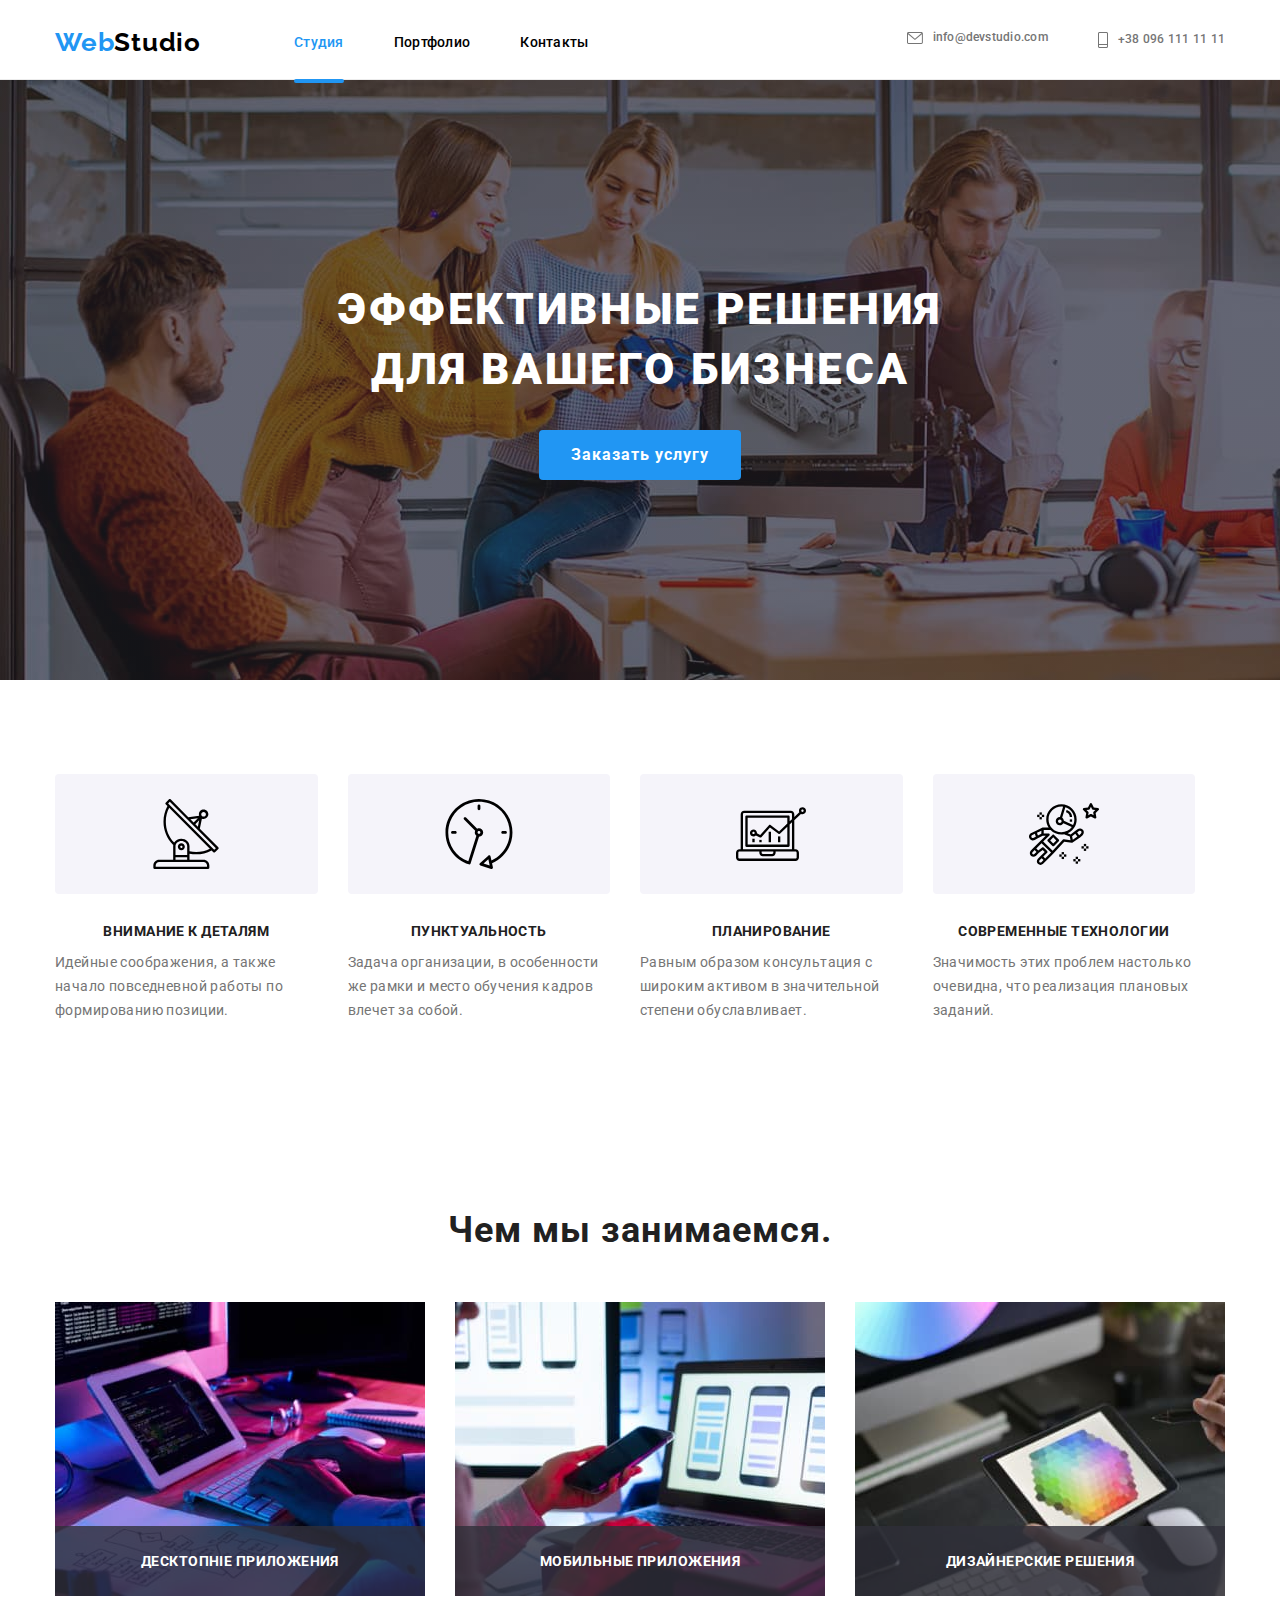
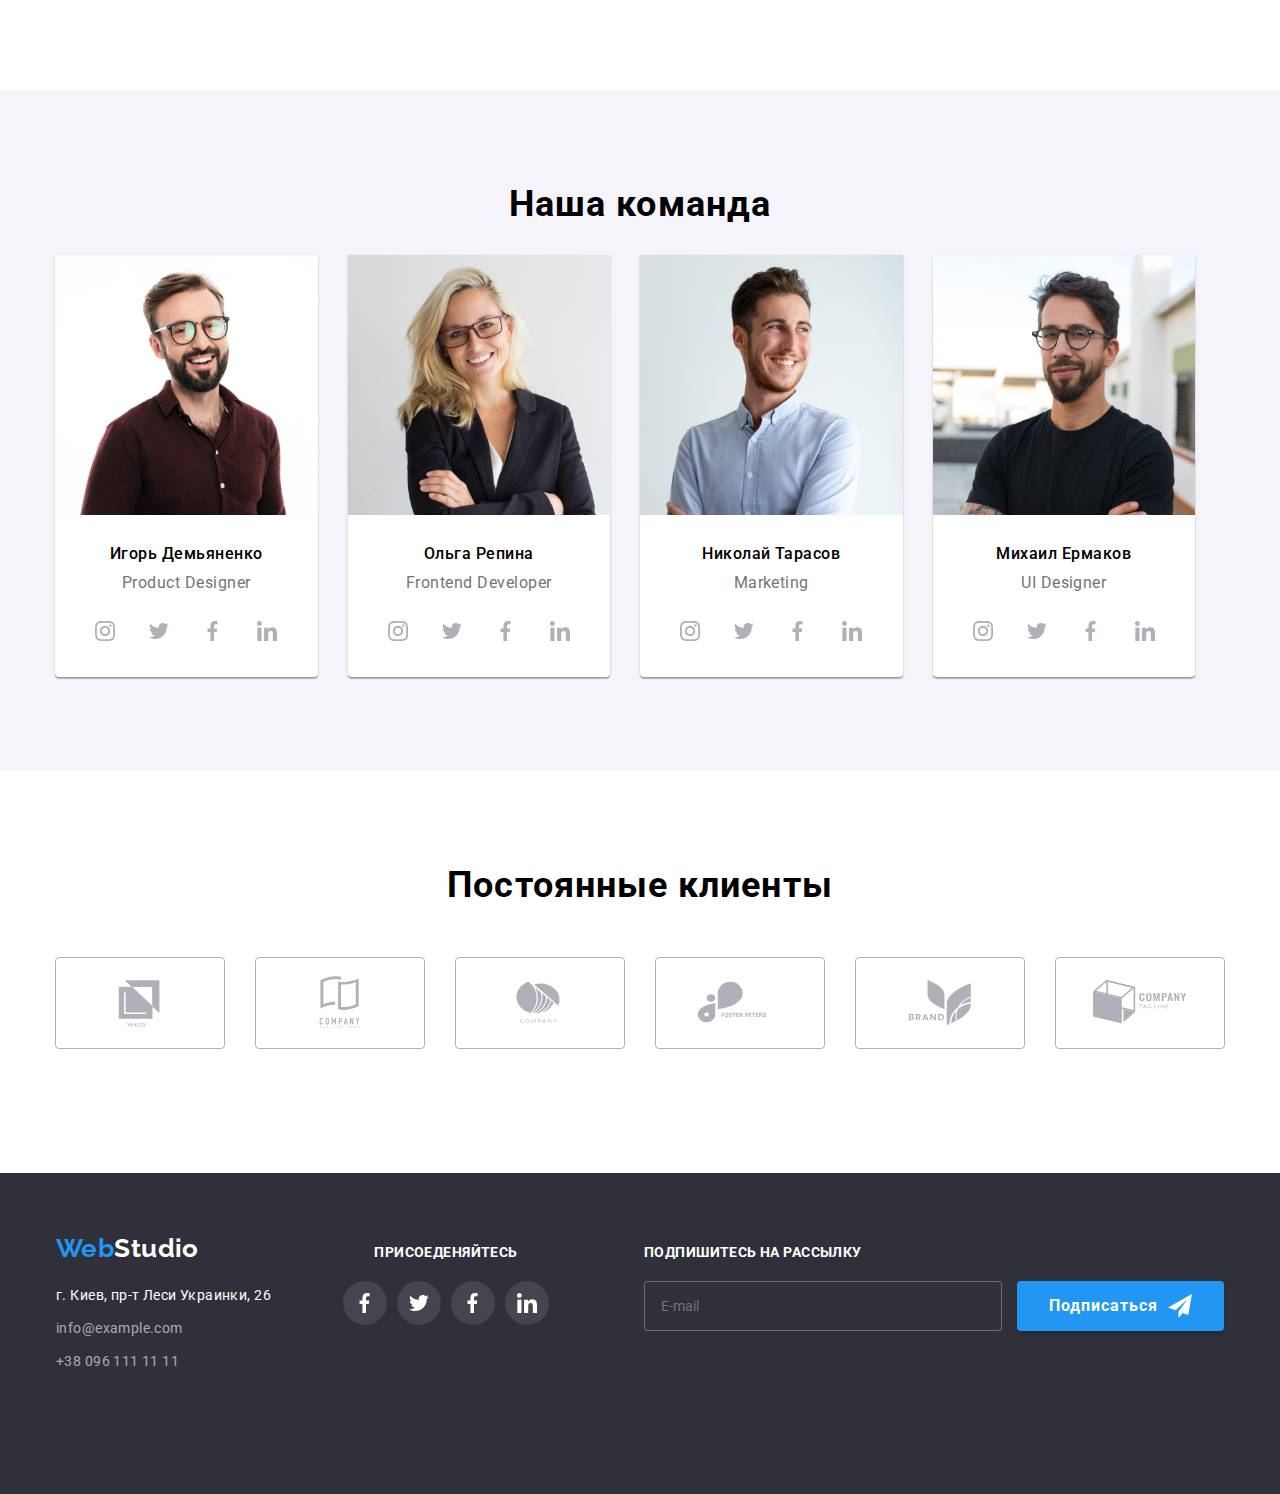
<file: index.html>
<!DOCTYPE html>
<html lang="ru">
<head>
    <meta charset="UTF-8">
    <meta http-equiv="X-UA-Compatible" content="IE=edge">
    <meta name="viewport" content="width=device-width, initial-scale=1.0">
    <title>Студия</title>
    

    <link rel="preconnect" href="https://fonts.googleapis.com">
    <link rel="preconnect" href="https://fonts.gstatic.com" crossorigin>
    <link rel="stylesheet" href="https://cdn.jsdelivr.net/npm/modern-normalize@1.1.0/modern-normalize.min.css">
    <link href="https://fonts.googleapis.com/css2?family=Raleway:wght@700&family=Roboto:wght@400;500;700;900&display=swap" rel="stylesheet"> 
    <link rel="stylesheet" href="./css/main.min.css">
<body> 
    <!-- Шапка сайта -->
    <header class="heder" >
        <div class="container heder-main">
            <nav class="navigation" >
                <a href="./index.html" class="navigation__logo line"> <span class="navigation__web line">Web</span>Studio </a>

                <button type="button" class="navigation__menu--open " data-menu-open>
                    <svg class="navigation__icon" width="24" height="16">
                        <use href="./images/symbol-defs.svg#icon-menu_40px"></use>
                    </svg>
                </button>
                <ul class="navigation__list list">
                    <li class="navigation__item">
                            <a href="" class="navigation__link navigation__link--acccent line">Студия</a> 
                    </li>
                    <li class="navigation__item"><a href="./portfolio.html" class="navigation__link line">Портфолио</a></li>
                    <li class="navigation__item"><a href="" class="navigation__link line">Контакты</a></li>
                </ul>
            </nav>
                <ul class="contact list">  
                    <li class="contact__items"><a href="mailto:info@devstudio.com" class="contact__link line">
                            <svg class="contact__post">
                                <use href="./images/symbol-defs.svg#icon-post" width="16" height="12"></use>
                            </svg>
                            
                            info@devstudio.com</a>
                    
                    </li>
                    <li class="contact__items"><a href="tel:+380961111111" class="contact__link line">
                            <svg class="contact__tell">
                                <use href="./images/symbol-defs.svg#icon-tell" width="10" height="16"></use>
                            </svg>
                            +38 096 111 11 11</a> 
                        
                    </li>

                </ul>
         </div>

         <div class="mob" data-menu is-hidden>
            <button type="button " class="mob__menu--close" data-menu-close>
                <svg class="mob__icon" width="18" height="18">
                    <use href="./images/symbol-defs.svg#icon-close_40px"></use>
                </svg>
            </button>
            <ul class="mob__list list">
                <li class="mob__item">
                        <a href="" class="mob__link mob__link--acccent line">Студия</a> 
                </li>
                <li class="mob__item"><a href="./portfolio.html" class="mob__link line">Портфолио</a></li>
                <li class="mob__item"><a href="" class="mob__link line">Контакты</a></li>
            </ul>
        
            <div class="social">
<ul class="mob-contact list">  
                <li class="mob-contact__items"><a href="tel:+380961111111" class="mob-contact__tell line">
                        
                    +38 096 111 11 11</a> 
                
            </li>
                <li class="mob-contact__items"><a href="mailto:info@devstudio.com" class="mob-contact__mail line">
                    
                        info@devstudio.com</a>
                
                </li>
                

            </ul>
            <ul class="mob-soc list">
                <li class="mob-soc__item"><a href="" class="mob-soc__link line">Instagram</a></li>
                <li class="mob-soc__item"><a href="" class="mob-soc__link line">Twitter</a></li>
                <li class="mob-soc__item"><a href="" class="mob-soc__link line">Facebook</a></li>
                <li class="mob-soc__item"><a href="" class="mob-soc__link line">LinkedIn</a></li>
            </ul>
            </div>
            
         </div>
       
    </header>

 <main>
     <!-- Герой страницы -->

    <section class="hero">
        <div class="container">
            <h1 class="hero__title">Эффективные решения для вашего бизнеса</h1>
                <button type="button" class="hero__btn btn" data-modal-open>Заказать услугу</button>
        </div>
    </section>

    <!-- навыки -->
    <section class="skills section">
        <div class="container">
            <h2 class="visually-hidden">Навыки</h2>
                <ul class="skills__list list">
                    <li class="skills__item">
                        <div class="skills__img">
                            <svg class="skills__icon">
                                <use href="./images/symbol-defs.svg#icon-antenna" width="70" ></use>
                            </svg>
                        </div>
                        <h3 class="skills__title">Внимание к деталям</h3>
                        <p class="skills__text">Идейные соображения, а также начало повседневной работы по формированию позиции.</p>
                    </li>

                    <li class="skills__item">
                        <div class="skills__img">
                            <svg class="skills__icon">
                                <use href="./images/symbol-defs.svg#icon-clock" width="70" ></use>
                            </svg>
                        </div>
                        <h3 class="skills__title">Пунктуальность</h3>
                        <p class="skills__text">Задача организации, в особенности же рамки и место обучения кадров влечет за собой.</p>
                    </li>

                    <li class="skills__item"> 
                        <div class="skills__img">
                            <svg class="skills__icon">
                                <use href="./images/symbol-defs.svg#icon-diagram" width="70" ></use>
                            </svg>
                        </div>
                        <h3 class="skills__title">Планирование</h3>
                        <p class="skills__text">Равным образом консультация с широким активом в значительной степени обуславливает.</p>
                    </li>

                    <li class="skills__item">
                        <div class="skills__img">
                            <svg class="skills__icon">
                                <use href="./images/symbol-defs.svg#icon-astronaut" width="70" ></use>
                            </svg>
                        </div>
                        <h3 class="skills__title">Современные технологии</h3>
                        <p class="skills__text">Значимость этих проблем настолько очевидна, что реализация плановых заданий.</p>
                    </li>
            
                </ul>
        </div>
    </section>

    <!-- Чем мы занимаемся -->
    <section class="product section ">
        <div class="container">

            <h2 class="product__title">Чем мы занимаемся.</h2>
            <ul class="product__list list">
                <li class="product__item">
                    <div class="product__img">          
                        <img src="./images/img.jpg" 
                        alt="Разметка страницы" 
                        width="370" 
                        height="294" class="content-img">
                        <p class="product__text">ДЕСКТОПНІЕ ПРИЛОЖЕНИЯ</p>
                    </div>    
                    
                </li>
                <li class="product__item">
                    <div class="product__img">
                        <img src="./images/img-1.jpg" 
                        alt="Разработка мобильного приложения" 
                        width="370" 
                        height="294" class="content-img">
                        <p class="product__text">МОБИЛЬНЫЕ ПРИЛОЖЕНИЯ</p>
                    </div>
                    
                </li>
                <li class="product__item">
                    <div class="product__img">
                        <img src="./images/img-2.jpg" 
                        alt="Разработка дизайна" 
                        width="370" 
                        height="294" class="content-img">
                        <p class="product__text">ДИЗАЙНЕРСКИЕ РЕШЕНИЯ</p>
                    </div>
                    
                </li>
                    
            </ul>
        </div>
    </section>

    <!-- Наша команда -->
    <section class="team section">
<div class="container team-main">
            <h2 class="team__title">Наша команда</h2>
            <ul class="team__list list">
                <li class="team__item">
                    <img src="./images/img-3.jpg" 
                    alt="Фотография сотрудника " 
                    width="270" 
                    height="260" class="team__img">
                    <h3 class="team__subtitle">Игорь Демьяненко</h3>
                    <p class="team__text">Product Designer</p>
                    <div>
                        <ul class="soc-list list">
                            <li class="soc-list__item">
                                <a href="" class="soc-list__link">
                                    <svg class="soc-list__icon" width="20" height="20">
                                        <use href="./images/symbol-defs.svg#icon-instagram"></use>
                                    </svg>
                                </a>
                            </li>
                            <li class="soc-list__item">
                                <a href="" class="soc-list__link">
                                    <svg class="soc-list__icon" width="20" height="20">
                                        <use href="./images/symbol-defs.svg#icon-twitter"></use>
                                    </svg>
                                </a>
                            </li>
                            <li class="soc-list__item">
                                <a href="" class="soc-list__link">
                                    <svg class="soc-list__icon" width="20" height="20">
                                        <use href="./images/symbol-defs.svg#icon-facebook"></use>
                                    </svg>
                                </a>
                            </li>
                            <li class="soc-list__item">
                                <a href="" class="soc-list__link">
                                    <svg class="soc-list__icon" width="20" height="20">
                                        <use href="./images/symbol-defs.svg#icon-linkedin"></use>
                                    </svg>
                                </a>
                            </li>
                        </ul>
                    </div>
                </li>
                <li class="team__item">
                    <img src="./images/img-4.jpg" 
                    alt="Фотография сотрудника " 
                    width="270" 
                    height="260" class="team__img" >
                    <h3 class="team__subtitle">Ольга Репина</h3>
                    <p  class="team__text">Frontend Developer</p>
                    <div>
                        <ul class="soc-list list">
                            <li class="soc-list__item">
                                <a href="" class="soc-list__link">
                                    <svg class="soc-list__icon" width="20" height="20">
                                        <use href="./images/symbol-defs.svg#icon-instagram"></use>
                                    </svg>
                                </a>
                            </li>
                            <li class="soc-list__item">
                                <a href="" class="soc-list__link">
                                    <svg class="soc-list__icon" width="20" height="20">
                                        <use href="./images/symbol-defs.svg#icon-twitter"></use>
                                    </svg>
                                </a>
                            </li>
                            <li class="soc-list__item">
                                <a href="" class="soc-list__link">
                                    <svg class="soc-list__icon" width="20" height="20">
                                        <use href="./images/symbol-defs.svg#icon-facebook"></use>
                                    </svg>
                                </a>
                            </li>
                            <li class="soc-list__item">
                                <a href="" class="soc-list__link">
                                    <svg class="soc-list__icon" width="20" height="20">
                                        <use href="./images/symbol-defs.svg#icon-linkedin"></use>
                                    </svg>
                                </a>
                            </li>
                        </ul>
                    </div>
                </li>
                <li class="team__item">
                    <img src="./images/img-5.jpg" 
                    alt="Фотография сотрудника " 
                    width="270" 
                    height="260" class="team__img" >
                    <h3 class="team__subtitle">Николай Тарасов</h3>
                    <p  class="team__text">Marketing</p>
                    <div>
                        <ul class="soc-list list">
                            <li class="soc-list__item">
                                <a href="" class="soc-list__link">
                                    <svg class="soc-list__icon" width="20" height="20">
                                        <use href="./images/symbol-defs.svg#icon-instagram"></use>
                                    </svg>
                                </a>
                            </li>
                            <li class="soc-list__item">
                                <a href="" class="soc-list__link">
                                    <svg class="soc-list__icon" width="20" height="20">
                                        <use href="./images/symbol-defs.svg#icon-twitter"></use>
                                    </svg>
                                </a>
                            </li>
                            <li class="soc-list__item">
                                <a href="" class="soc-list__link">
                                    <svg class="soc-list__icon" width="20" height="20">
                                        <use href="./images/symbol-defs.svg#icon-facebook"></use>
                                    </svg>
                                </a>
                            </li>
                            <li class="soc-list__item">
                                <a href="" class="soc-list__link">
                                    <svg class="soc-list__icon" width="20" height="20">
                                        <use href="./images/symbol-defs.svg#icon-linkedin"></use>
                                    </svg>
                                </a>
                            </li>
                        </ul>
                    </div>
                </li>
                <li class="team__item">
                    <img src="./images/img-6.jpg" 
                    alt="Фотография сотрудника " 
                    width="270" 
                    height="260" class="team__img">
                    <h3 class="team__subtitle">Михаил Ермаков</h3>
                    <p  class="team__text">UI Designer</p>
                    <div>
                        <ul class="soc-list list">
                            <li class="soc-list__item">
                                <a href="" class="soc-list__link">
                                    <svg class="soc-list__icon" width="20" height="20">
                                        <use href="./images/symbol-defs.svg#icon-instagram"></use>
                                    </svg>
                                </a>
                            </li>
                            <li class="soc-list__item">
                                <a href="" class="soc-list__link">
                                    <svg class="soc-list__icon" width="20" height="20">
                                        <use href="./images/symbol-defs.svg#icon-twitter"></use>
                                    </svg>
                                </a>
                            </li>
                            <li class="soc-list__item">
                                <a href="" class="soc-list__link">
                                    <svg class="soc-list__icon" width="20" height="20">
                                        <use href="./images/symbol-defs.svg#icon-facebook"></use>
                                    </svg>
                                </a>
                            </li>
                            <li class="soc-list__item">
                                <a href="" class="soc-list__link">
                                    <svg class="soc-list__icon" width="20" height="20">
                                        <use href="./images/symbol-defs.svg#icon-linkedin"></use>
                                    </svg>
                                </a>
                            </li>
                        </ul>
                    </div>
                </li>
            </ul>
        </div>
    </section>

    <!-- Клієнти -->
    <section class="client section">
        <div class="container">
            <h2 class="client__title">Постоянные клиенты</h2>
            <ul class="client__list list">
                <li class="client__item">
                    <a href="" class="client__link">
                        <svg class="client__icon" width="106" height="60">
                            <use href="./images/symbol-defs.svg#icon-Logo"></use>
                        </svg>
                    </a>
                </li>
                <li class="client__item">
                    <a href="" class="client__link">
                        <svg class="client__icon" width="106" height="60">
                            <use href="./images/symbol-defs.svg#icon-Logo-1"></use>
                        </svg>
                    </a>
                </li>
                <li class="client__item">
                    <a href="" class="client__link">
                        <svg class="client__icon" width="106" height="60">
                            <use href="./images/symbol-defs.svg#icon-Logo-2"></use>
                        </svg>
                    </a>
                </li>
                <li class="client__item">
                    <a href="" class="client__link">
                        <svg class="client__icon" width="106" height="60">
                            <use href="./images/symbol-defs.svg#icon-Logo-3"></use>
                        </svg>
                    </a>
                </li>
                <li class="client__item">
                    <a href="" class="client__link">
                        <svg class="client__icon" width="106" height="60">
                            <use href="./images/symbol-defs.svg#icon-Logo-4"></use>
                        </svg>
                    </a>
                </li>
                <li class="client__item">
                    <a href="" class="client__link">
                        <svg class="client__icon" width="106" height="60">
                            <use href="./images/symbol-defs.svg#icon-Logo-5"></use>
                        </svg>
                    </a>
                </li>
            </ul>
        </div>
    </section>
 </main>


 
  <footer class="footer">
     <div class="container main-footer">
         <div class="adress">
            <a href="WebStudio" class="adress__logo line"><span class="adress__web line">Web</span>Studio</a>
            <address >
                <ul class="adress__list list">
                    <li class="adress__item"><a href="https://goo.gl/maps/LyTT8ztSWRN72aoT6" target="_blank" rel="noopener noreferrer nofollow" class="adress_position line">г. Киев, пр-т
                        Леси Украинки, 26</a> </li>
                    <li class="adress__item"><a  href="mailto:info@devstudio.com" class="adress__contact line" >info@example.com</a> </li>
                    <li class="adress__item"><a href="tel:+380961111111" class="adress__contact line">+38 096 111 11 11</a> </li>
                </ul>
            </address>
        </div>

        <div class="soc-footer">
            <h2 class="soc-footer__title">ПРИСОЕДЕНЯЙТЕСЬ</h2>
            
                <ul class="soc-footer__list list">
                    <li class="soc-footer__item">
                        <a href="" class="soc-footer__link">
                            <svg class="soc-footer__icon" width="20" height="20">
                                <use href="./images/symbol-defs.svg#icon-facebook"></use>
                            </svg>
                        </a>
                    </li>
                    <li class="soc-footer__item">
                        <a href="" class="soc-footer__link">
                            <svg class="soc-footer__icon" width="20" height="20">
                                <use href="./images/symbol-defs.svg#icon-twitter"></use>
                            </svg>
                        </a>
                    </li>
                    <li class="soc-footer__item">
                        <a href="" class="soc-footer__link">
                            <svg class="soc-footer__icon" width="20" height="20">
                                <use href="./images/symbol-defs.svg#icon-facebook"></use>
                            </svg>
                        </a>
                    </li>
                    <li class="soc-footer__item">
                        <a href="" class="soc-footer__link">
                            <svg class="soc-footer__icon" width="20" height="20">
                                <use href="./images/symbol-defs.svg#icon-linkedin"></use>
                            </svg>
                        </a>
                    </li>
                </ul>
        
        </div>

        <div class="footer-modal">
            <p class="footer-modal__text">ПОДПИШИТЕСЬ НА РАССЫЛКУ</p>
            <form >
                <input 
                type="email" 
                class="footer-modal__input"
                placeholder="E-mail"
                />
                
                <button type="submit" class="footer-modal__btn btn">Подписаться
                    <svg class="footer-modal__icon" width="24" height="24">
                        <use href="./images/symbol-defs.svg#icon-icon-send"></use>
                    </svg>
                </button>

            </form>

        </div>
    </div>
 </footer>


<div class="backdrop is-hidden" data-modal>
    <div class="modal">
        <button type="button" class="modal-close-btn" data-modal-close>
            <svg class="backdrop-icon" width="18" height="18">
                <use href="./images/symbol-defs.svg#icon-close-black-18dp-2-1"></use>
            </svg>
         </button>
         <p class="modal-title">Оставьте свои данные, мы вам перезвоним</p>
         <form>
             <div class="modal-group">
                <label class="modal-lable" for="name">Имя</label>
                <input 
                        type="text" 
                        class="modal-imput" 
                        name="name"
                        required
                        id="name"
                    />
                <svg class="modal-icon-name" width="18" height="18">
                    <use href="./images/symbol-defs.svg#icon-person-black-18dp-1"></use>
                </svg>
             </div>
             
            <div class="modal-group">
                <label class="modal-lable" for="phone">Телефон</label>
                <input 
                        type="tel"
                        class="modal-imput" 
                        name="phone"
                        minlength="13"
                        maxlength="13"
                        id="phone"
                />
                <svg class="modal-icon-tel" width="18" height="18">
                    <use href="./images/symbol-defs.svg#icon-phone-black-18dp-1"></use>
                </svg>
            </div>
           
           <div class="modal-group">
                <label class="modal-lable" for="email">Почта</label>
                <input 
                        type="email" 
                        class="modal-imput" 
                        name="email"
                        id="email"
                />
                <svg class="modal-icon-mail" width="18" height="18">
                    <use href="./images/symbol-defs.svg#icon-email-black-18dp-1"></use>
                </svg>
           </div>

                <label class="modal-lable" for="text">Комментарий</label>
                <textarea 
                    name="text"  
                    class="modal-coment"
                    placeholder="Введите текст"
                    id="text"
                ></textarea>
                <div class="modal-checkbox">
                    <input 
                        class="input-check visually-hidden" 
                        name="policy"
                        value="policy"
                        id="input-check"
                        type="checkbox"  
                    />

                    <label class="modal-text" for="input-check">
                        <span>
                            <svg class="modal-icon-check" width="16" height="15">
                                <use href="./images/symbol-defs.svg#icon-Vector"></use>
                            </svg>
                        </span>
                        Соглашаюсь с рассылкой и принимаю 
                        <a href="" class="checkbox"> Условия договора</a>
                    </label>
            
                </div>
           

            <button type="submit" class="modal-btn btn">Отправить</button>
         </form>
        
    </div>
</div>
    <script src="./js/modal.js"></script> 
    <script src="./js/menu.js"></script> 
</body>
</html>
</file>
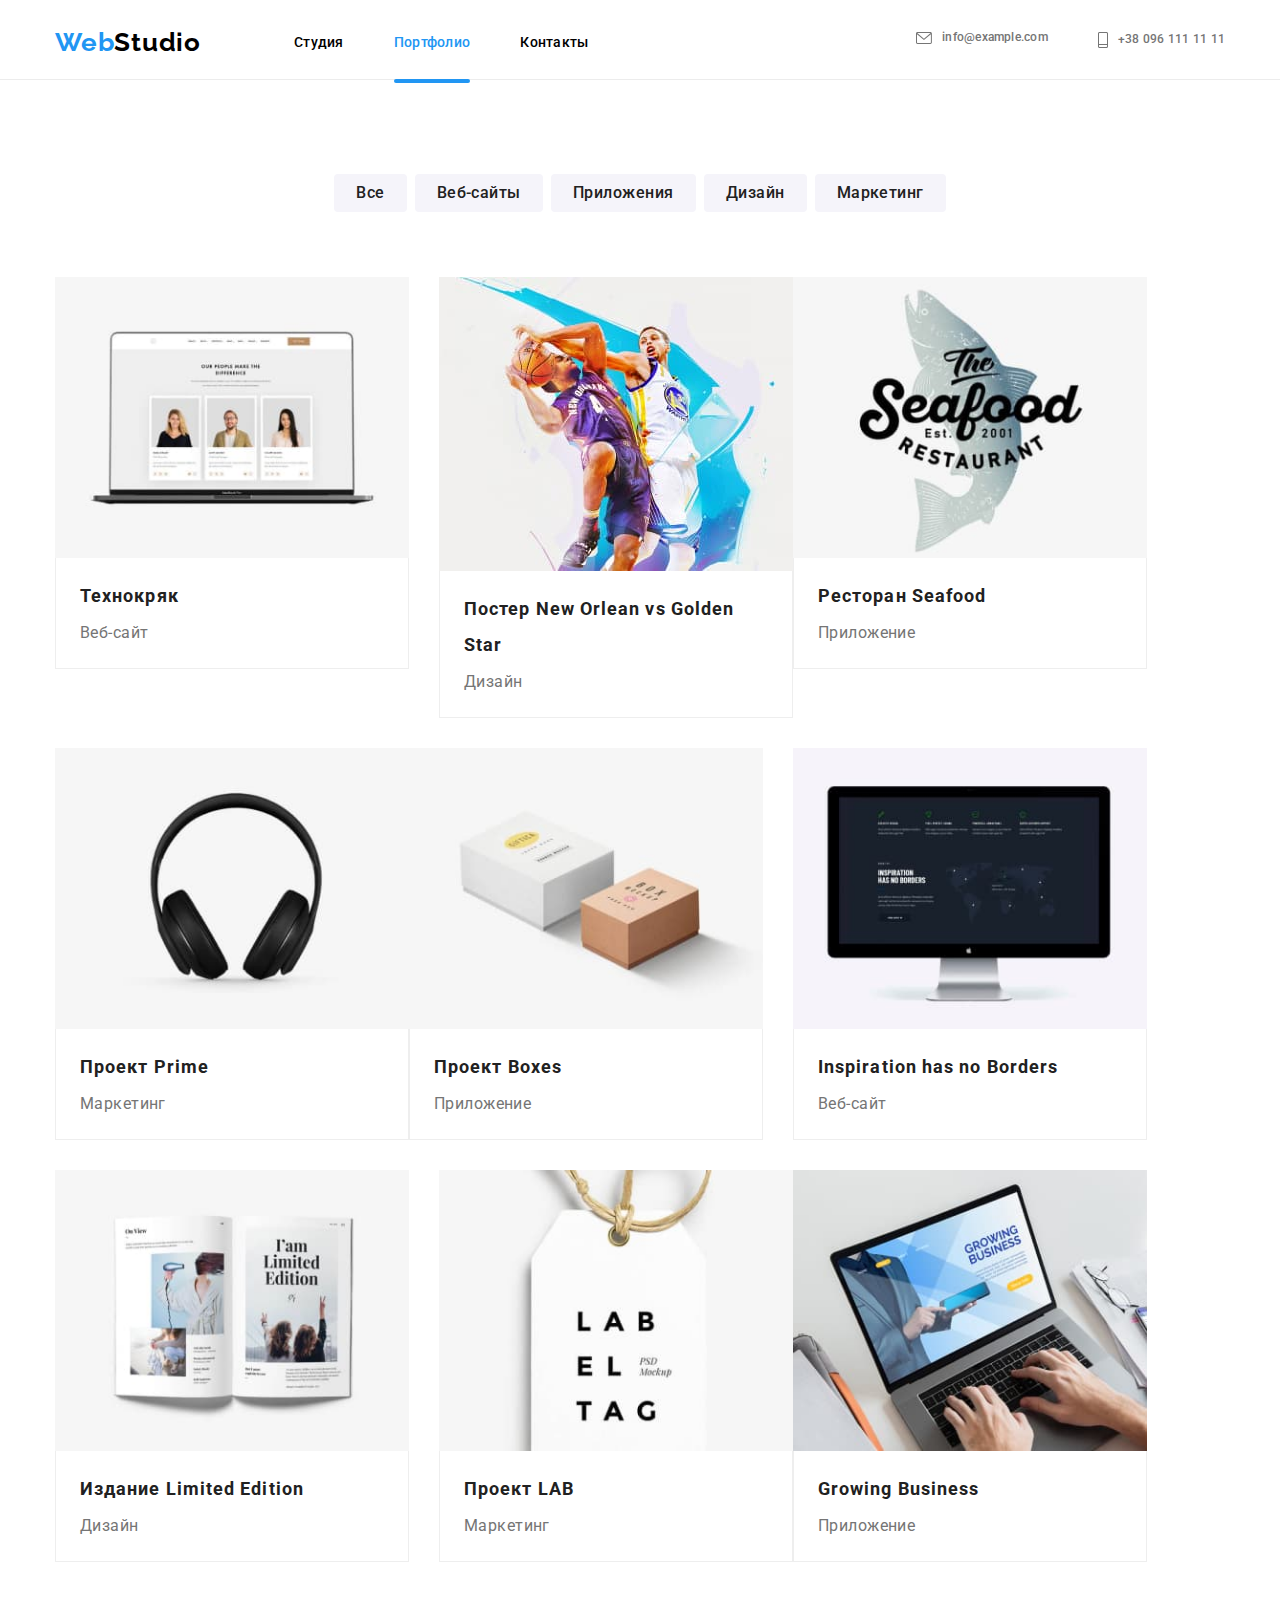
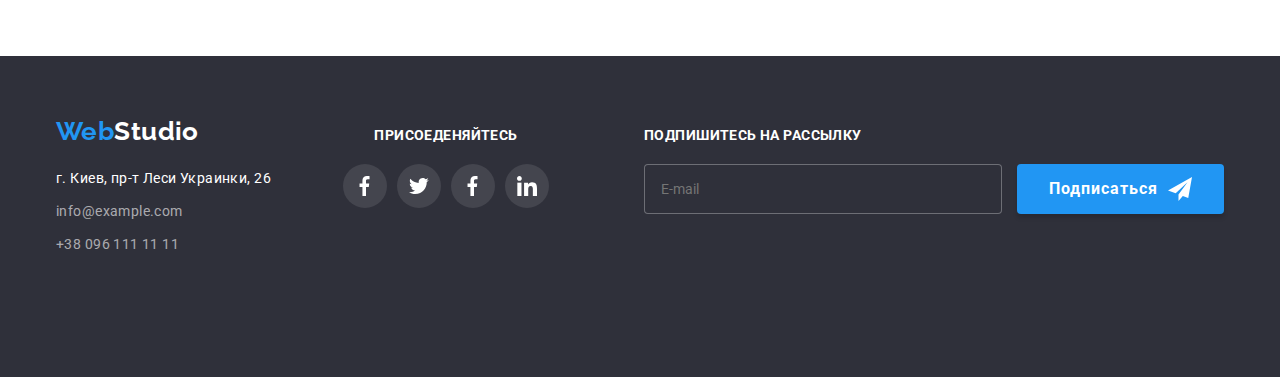
<file: portfolio.html>
<!DOCTYPE html>
<html lang="ru">
<head>
    <meta charset="UTF-8">
    <meta http-equiv="X-UA-Compatible" content="IE=edge">
    <meta name="viewport" content="width=device-width, initial-scale=1.0">
    <title>Портфолио</title>
    

    <link rel="preconnect" href="https://fonts.googleapis.com">
    <link rel="preconnect" href="https://fonts.gstatic.com" crossorigin>
    <link rel="stylesheet" href="https://cdn.jsdelivr.net/npm/modern-normalize@1.1.0/modern-normalize.min.css">
    <link href="https://fonts.googleapis.com/css2?family=Raleway:wght@700&family=Roboto:wght@400;500;700;900&display=swap" rel="stylesheet"> 
    <link rel="stylesheet" href="./css/main.min.css">
</head>
<body> 
    <!-- Шапка сайта -->
    <header class="heder" >
        <div class="container heder-main">
            <nav class="navigation" >
                <a href="./index.html" class="navigation__logo line "> <span class="navigation__web line">Web</span>Studio </a>

                <button type="button" class="navigation__menu--open " data-menu-open>
                    <svg class="navigation__icon" width="24" height="16">
                        <use href="./images/symbol-defs.svg#icon-menu_40px"></use>
                    </svg>
                </button>
                <ul class="navigation__list list">
                    <li class="navigation__item">
                            <a href="./index.html" class="navigation__link line ">Студия</a> 
                    </li>
                    <li class="navigation__item"><a href="" class="navigation__link navigation__link--acccent  line">Портфолио</a></li>
                    <li class="navigation__item"><a href="" class="navigation__link line">Контакты</a></li>
                </ul>
            </nav>
            <ul class="contact list">  
                <li class="contact__items"><a href="mailto:info@devstudio.com" class="contact__link line">
                        <svg class="contact__post">
                            <use href="./images/symbol-defs.svg#icon-post" width="16" height="12"></use>
                        </svg>
                        
                        info@example.com</a>
                   
                </li>
                <li class="contact__items"><a href="tel:+380961111111" class="contact__link line">
                        <svg class="contact__tell">
                            <use href="./images/symbol-defs.svg#icon-tell" width="10" height="16"></use>
                        </svg>
                        +38 096 111 11 11</a> 
                    
                </li>

            </ul>
         </div>

         <div class="mob" data-menu is-hidden>
            <button type="button " class="mob__menu--close" data-menu-close>
                <svg class="mob__icon" width="18" height="18">
                    <use href="./images/symbol-defs.svg#icon-close_40px"></use>
                </svg>
            </button>
            <ul class="mob__list list">
                <li class="mob__item">
                        <a href="" class="mob__link mob__link--acccent line">Студия</a> 
                </li>
                <li class="mob__item"><a href="./portfolio.html" class="mob__link line">Портфолио</a></li>
                <li class="mob__item"><a href="" class="mob__link line">Контакты</a></li>
            </ul>
        
            <div class="social">
<ul class="mob-contact list">  
                <li class="mob-contact__items"><a href="tel:+380961111111" class="mob-contact__tell line">
                        
                    +38 096 111 11 11</a> 
                
            </li>
                <li class="mob-contact__items"><a href="mailto:info@devstudio.com" class="mob-contact__mail line">
                    
                        info@devstudio.com</a>
                
                </li>
                

            </ul>
            <ul class="mob-soc list">
                <li class="mob-soc__item"><a href="" class="mob-soc__link line">Instagram</a></li>
                <li class="mob-soc__item"><a href="" class="mob-soc__link line">Twitter</a></li>
                <li class="mob-soc__item"><a href="" class="mob-soc__link line">Facebook</a></li>
                <li class="mob-soc__item"><a href="" class="mob-soc__link line">LinkedIn</a></li>
            </ul>
            </div>
            
         </div>
       
    </header>



    <main >
        <section class="portfolio section">
            <div class="container">
                <h1 class="visually-hidden">Проекты</h1>
                <ul class="button-list list ">
                    <li class="button-list__item"> <button type="button" class="button-list__btn line">Все</button></li>
                    <li class="button-list__item"><button type="button" class="button-list__btn line">Веб-сайты</button></li>
                    <li class="button-list__item"><button type="button" class="button-list__btn line">Приложения</button></li>
                    <li class="button-list__item"><button type="button" class="button-list__btn line">Дизайн</button></li>
                    <li class="button-list__item"><button type="button" class="button-list__btn line">Маркетинг</button></li>
                </ul>
                <ul class="page-card list">
                    <li class="page-card__item ">
                        <a href="" class="page-card__link line">
                                <div class="page-card__content">
                                    <img src="./images/port-img.jpg" alt="Технокряк" class="page-card__img">
                                    <p class="page-card__text">Ресурс предлагает комплексные предложения с разным уровнем функционала и сервисов. Все это позволит посетителю получить исчерпывающие сведения о компании или частном лице.</p>
                                </div>
                                <div class="page-card__main-content">
                                    <h2 class="page-card__main-title ">Технокряк</h2>
                                    <p  class="page-card__main-text ">Веб-сайт</p>
                                </div>
                        </a>
                    </li>
                    <li class="page-card__item">
                        <a href="" class="page-card__link line">
                           <div class="page-card__content">
                                <img src="./images/port-img1.jpg" alt="Постер New Orlean vs Golden Star" class="page-img">
                                <p class="page-card__text">Ресурс предлагает комплексные предложения с разным уровнем функционала и сервисов. Все это позволит посетителю получить исчерпывающие сведения о компании или частном лице.</p>
                           </div>
                            <div    class="page-card__main-content">
                                <h2 class="page-card__main-title ">Постер <span lang="en">New Orlean vs Golden Star</span></h2>
                                <p class="page-card__main-text">Дизайн</p>
                            </div>
                        </a>
                    </li>
                    <li class="page-card__item ">
                        <a href="" class="page-card__link line">
                            <div class="page-card__content">
                                <img src="./images/port-img2.jpg" alt="Ресторан Seafood" class="page-card__img">
                                <p class="page-card__text">Ресурс предлагает комплексные предложения с разным уровнем функционала и сервисов. Все это позволит посетителю получить исчерпывающие сведения о компании или частном лице.</p>
                            </div>
                            <div    class="page-card__main-content">
                                <h2 class="page-card__main-title ">Ресторан <span lang="en">Seafood</span></h2>
                                <p class="page-card__main-text">Приложение</p>    
                            </div>
                        </a>
                    </li>
                    <li class="page-card__item ">
                        <a href="" class="page-card__link line">
                           <div class="page-card__content">
                                <img src="./images/port-img3.jpg" alt="Проект Prime" class="page-card__img">
                                <p class="page-card__text">Ресурс предлагает комплексные предложения с разным уровнем функционала и сервисов. Все это позволит посетителю получить исчерпывающие сведения о компании или частном лице.</p>
                           </div>
                            <div    class="page-card__main-content">
                                <h2 class="page-card__main-title ">Проект <span lang="en">Prime</span></h2>
                                <p class="page-card__main-text">Маркетинг</p>
                            </div>
                        </a>
                    </li>
                    <li class="page-card__item">
                        <a href="" class="page-card__link line">
                            <div class="page-card__content">
                                <img src="./images/port-img4.jpg" alt="Проект Boxes" class="page-card__img">
                                <p class="page-card__text">Ресурс предлагает комплексные предложения с разным уровнем функционала и сервисов. Все это позволит посетителю получить исчерпывающие сведения о компании или частном лице.</p>
                            </div>
                            <div    class="page-card__main-content">
                                <h2 class="page-card__main-title">Проект <span lang="en">Boxes</span></h2>
                                <p class="page-card__main-text">Приложение</p>
                            </div>
                        </a>
                    </li>
                    <li class="page-card__item ">
                        <a href="" class="page-card__link line">
                            <div class="page-card__content">
                                <img src="./images/port-img5.jpg" alt="Inspiration has no Borders" class="page-card__img">
                                 <p class="page-card__text">Ресурс предлагает комплексные предложения с разным уровнем функционала и сервисов. Все это позволит посетителю получить исчерпывающие сведения о компании или частном лице.</p>
                            </div>
                            <div    class="page-card__main-content">
                                <h2 class="page-card__main-title" lang="en">Inspiration has no Borders</h2>
                                <p class="page-card__main-text">Веб-сайт</p>
                            </div>
                        </a>
                    </li>
                    <li class="page-card__item">
                        <a href="" class="page-card__link line">
                            <div class="page-card__content">
                                <img src="./images/port-img6.jpg" alt="Издание Limited Edition" class="page-card__img">
                                <p class="page-card__text">Ресурс предлагает комплексные предложения с разным уровнем функционала и сервисов. Все это позволит посетителю получить исчерпывающие сведения о компании или частном лице.</p>
                            </div>
                            <div    class="page-card__main-content">
                                <h2 class="page-card__main-title">Издание <span lang="en" >Limited Edition</span></h2>
                                <p class="page-card__main-text">Дизайн</p>
                            </div>
                        </a>
                    </li>
                    <li class="page-card__item">
                        <a href="" class="page-card__link line">
                            <div class="page-card__content">
                                <img src="./images/port-img7.jpg" alt="Проект LAB" class="page-card__img">
                                <p class="page-card__text">Ресурс предлагает комплексные предложения с разным уровнем функционала и сервисов. Все это позволит посетителю получить исчерпывающие сведения о компании или частном лице.</p>
                            </div>
                            <div    class="page-card__main-content">
                                <h2 class="page-card__main-title">Проект <span lang="en">LAB</span></h2>
                                <p class="page-card__main-text">Маркетинг</p>
                            </div>
                        </a>
                    </li>
                    <li class="page-card__item">
                        <a href="" class="page-card__link line">
                            <div class="page-card__content">
                                <img src="./images/port-img8.jpg" alt="Growing Business" class="page-card__img">
                                <p class="page-card__text">Ресурс предлагает комплексные предложения с разным уровнем функционала и сервисов. Все это позволит посетителю получить исчерпывающие сведения о компании или частном лице.</p>
                            </div>
                            <div    class="page-card__main-content">
                                <h2 class="page-card__main-title" lang="en">Growing Business</h2>
                                <p class="page-card__main-text">Приложение</p>
                            </div>
                        </a>
                    </li>
                </ul>
            </div>

        </section>
        
    </main> 

 

    <footer class="footer">
        <div class="container main-footer">
            <div class="adress">
               <a href="WebStudio" class="adress__logo line"><span class="adress__web line">Web</span>Studio</a>
               <address >
                   <ul class="adress__list list">
                       <li class="adress__item"><a href="https://goo.gl/maps/LyTT8ztSWRN72aoT6" target="_blank" rel="noopener noreferrer nofollow" class="adress_position line">г. Киев, пр-т
                           Леси Украинки, 26</a> </li>
                       <li class="adress__item"><a  href="mailto:info@devstudio.com" class="adress__contact line" >info@example.com</a> </li>
                       <li class="adress__item"><a href="tel:+380961111111" class="adress__contact line">+38 096 111 11 11</a> </li>
                   </ul>
               </address>
           </div>
           <div class="soc-footer">
               <h2 class="soc-footer__title">ПРИСОЕДЕНЯЙТЕСЬ</h2>
               
                   <ul class="soc-footer__list list">
                       <li class="soc-footer__item">
                           <a href="" class="soc-footer__link">
                               <svg class="soc-footer__icon" width="20" height="20">
                                   <use href="./images/symbol-defs.svg#icon-facebook"></use>
                               </svg>
                           </a>
                       </li>
                       <li class="soc-footer__item">
                           <a href="" class="soc-footer__link">
                               <svg class="soc-footer__icon" width="20" height="20">
                                   <use href="./images/symbol-defs.svg#icon-twitter"></use>
                               </svg>
                           </a>
                       </li>
                       <li class="soc-footer__item">
                           <a href="" class="soc-footer__link">
                               <svg class="soc-footer__icon" width="20" height="20">
                                   <use href="./images/symbol-defs.svg#icon-facebook"></use>
                               </svg>
                           </a>
                       </li>
                       <li class="soc-footer__item">
                           <a href="" class="soc-footer__link">
                               <svg class="soc-footer__icon" width="20" height="20">
                                   <use href="./images/symbol-defs.svg#icon-linkedin"></use>
                               </svg>
                           </a>
                       </li>
                   </ul>
           
           </div>
           <div class="footer-modal">
               <p class="footer-modal__text">ПОДПИШИТЕСЬ НА РАССЫЛКУ</p>
               <form >
                   <input 
                   type="email" 
                   class="footer-modal__input"
                   placeholder="E-mail"
                   />
                   
                   <button type="submit" class="footer-modal__btn btn">Подписаться
                       <svg class="footer-modal__icon" width="24" height="24">
                           <use href="./images/symbol-defs.svg#icon-icon-send"></use>
                       </svg>
                   </button>
   
               </form>
   
           </div>
       </div>
    </footer>



    <script src="./js/menu.js"></script> 


    
</body>
</html>
</file>
<file: css/main.min.css>
.heder{max-width:100%;border-bottom:1px solid #ececec;margin-right:auto;margin-left:auto;background-color:var(--main-hero-color)}@media screen and (min-width: 768px){.heder{max-width:768px;height:80px}}@media screen and (min-width: 1200px){.heder{max-width:1600px;height:80px}}.heder-main{display:flex;align-items:center}.navigation{display:flex}.navigation__logo{padding-top:16px;padding-bottom:16px;color:var(--heder-main-color);font-family:"Raleway",sans-serif;font-weight:700;font-size:24px;line-height:1.16;letter-spacing:.03em}@media screen and (min-width: 768px){.navigation__logo{padding-top:26px;padding-bottom:26px;margin-right:88px}}@media screen and (min-width: 1200px){.navigation__logo{font-size:26px;line-height:1.19;padding-top:24px;padding-bottom:24px;margin-right:93px}}.navigation__menu--open{border:0;background-color:var(--main-hero-color);color:#000}.navigation__menu--open:hover{fill:var(--main-btn-accent-color);transition:fill 250ms var(--function-transition)}@media screen and (min-width: 768px){.navigation__menu--open{display:none}}.navigation__icon{position:absolute;top:10px;right:15px;width:40px;height:40px}.mob{position:fixed;z-index:10;top:0;width:100%;height:100%;padding-top:48px;padding-bottom:48px;padding-left:40px;background-color:var(--main-hero-color);display:flex;flex-direction:column;justify-content:space-between}@media screen and (min-width: 768px){.mob{display:none}}.mob__menu--close{border:0;background-color:var(--main-hero-color);color:#000;position:absolute;top:10px;right:15px}.mob__icon{width:40px;height:40px}.mob__menu--close:hover .mob__icon{fill:var(--main-btn-accent-color);transition:fill 250ms var(--function-transition)}.mob__link{color:var(--heder-main-color);font-weight:500;font-size:40px;line-height:1.17;letter-spacing:.02em}.mob__link--acccent{color:var(--heder-accent-color)}.mob__item{margin-bottom:32px}.mob__item:last-child{margin-bottom:0px}.mob-contact__mail{font-weight:500;font-size:24px;line-height:1.16;letter-spacing:.02em;color:var(--heder-secondary-color)}.mob-contact__tell{font-weight:500;font-size:34px;line-height:1.17;letter-spacing:.02em;color:var(--heder-accent-color)}.mob-contact__items{margin-bottom:32px}.mob-contact__items:last-child{margin-bottom:64px}.mob-soc{display:flex;position:relative}.mob-soc__item{margin-right:10px}.mob-soc__item:last-child{margin-right:0px}.mob-soc__item:not(:last-child){padding-right:10px;border-right:1px solid rgba(33,33,33,.2)}.mob-soc__link{font-weight:500;font-size:18px;line-height:1.22;letter-spacing:.02em;color:var(--heder-accent-color)}.navigation__web{color:var(--heder-accent-color);font-family:"Raleway",sans-serif;font-weight:700;font-size:26px;line-height:1.19;letter-spacing:.03em}.navigation__list{display:none}@media screen and (min-width: 768px){.navigation__list{display:flex}}.navigation__item+.navigation__item{margin-left:50px}.navigation__link{display:block;padding-bottom:32px;padding-top:32px;color:var(--heder-main-color);font-weight:500;line-height:1.14;letter-spacing:.02em;transition:color 250ms var(--function-transition)}.navigation__link:hover,.navigation__link:focus{color:var(--heder-accent-color)}.navigation__link--acccent{position:relative;display:block;padding-bottom:32px;padding-top:32px;color:var(--heder-accent-color);font-weight:500;line-height:1.14;letter-spacing:.02em}.navigation__link--acccent::before{content:"";width:100%;height:4px;background-color:var(--heder-accent-color);border-radius:2px;position:absolute;bottom:0px;z-index:3}.contact{display:none}@media screen and (min-width: 768px){.contact{display:block;margin-left:auto;padding-bottom:21px;padding-top:21px}}@media screen and (min-width: 1200px){.contact{display:flex;margin-left:auto;padding-bottom:32px;padding-top:32px}}.contact__items{margin-bottom:10px}.contact__items:last-child{margin-bottom:0px}@media screen and (min-width: 1200px){.contact__items{margin-bottom:10px}}@media screen and (min-width: 1200px){.contact__items+.contact__items{margin-left:50px}}.contact__link{color:var(--heder-secondary-color);font-weight:500;line-height:1.14px;letter-spacing:.02em;display:flex;align-items:center;transition:color 250ms var(--function-transition)}.contact__link:hover,.contact__link:focus{color:var(--heder-accent-color)}@media screen and (min-width: 768px){.contact__link{font-weight:500;font-size:12px;line-height:1.16px;letter-spacing:.02em}}.contact__post{height:12px;width:16px;margin-right:10px;fill:var(--heder-secondary-color)}.contact__link:hover .contact__post,.contact__link:focus .contact__post{fill:currentColor;transition:fill 250ms var(--function-transition)}.contact__tell{height:16px;width:10px;margin-right:10px;fill:var(--heder-secondary-color)}.contact__link:hover .contact__tell,.contact__link:focus .contact__tell{fill:currentColor;transition:fill 250ms var(--function-transition)}.hero{padding-top:118px;padding-bottom:118px;padding-right:60px;padding-left:60px;margin-right:auto;margin-left:auto;background-color:#c4c4c4;color:var(--main-hero-color);text-align:center;background-image:linear-gradient(rgba(47, 48, 58, 0.4), rgba(47, 48, 58, 0.4)),url(../images/main-img.jpg)}@media screen and (min-width: 768px){.hero{max-width:768px;height:400px}}@media screen and (min-width: 1200px){.hero{max-width:1600px;height:600px;padding-top:200px;padding-bottom:200px;padding-right:0px;padding-left:0px;font-size:44px;line-height:1.36}}.hero__title{font-weight:900;font-size:26px;line-height:1.61;text-align:center;letter-spacing:.06em;text-transform:uppercase;margin-bottom:30px;width:360px;margin:0 auto}@media screen and (min-width: 1200px){.hero__title{font-size:44px;line-height:1.36;width:696px}}.hero__btn{margin-top:var(--tipical-margin);align-items:center;text-align:center}.hero__btn:hover{color:var(--main-btn-accent-color);background-color:var(--main-btn-color);font-family:Roboto,Tahoma,sans-serif}.skills__list{display:block}@media screen and (min-width: 768px){.skills__list{display:flex;flex-wrap:wrap}}.skills__item{margin-bottom:30px}@media screen and (min-width: 768px){.skills__item{width:calc(50% - 30px)}.skills__item:last-child{margin-bottom:30px}.skills__item:nth-child(2n+1){margin-right:30px}.skills__item:nth-child(n+3){margin-bottom:0px}}@media screen and (min-width: 1200px){.skills__item{width:calc(25% - 30px);margin-bottom:0px}.skills__item:nth-child(n+1){margin-right:30px}.skills__item:last-child{margin-right:0px}}.skills__img{display:flex;align-items:center;justify-content:center;width:100%;height:120px;background-color:#f5f4fa;border-radius:4px;margin-bottom:30px}.skills__icon{width:70px;height:70px}.skills__title{margin-bottom:10px;color:var(--main-first-color);font-weight:700;font-size:14px;line-height:1.14;letter-spacing:.03em;text-transform:uppercase;text-align:center}.skills__text{width:100%;color:var(--main-secondary-color);line-height:24px}.product{display:none}@media screen and (min-width: 1200px){.product{display:block;padding-top:0;color:var(--main-first-color);font-weight:700;font-size:36px;line-height:1.16;text-align:center}}.product__title{margin-bottom:50px;font-weight:700;font-size:36px;line-height:1.16;text-align:center;letter-spacing:.03em}.product__list{display:flex;flex-wrap:wrap}.product__item+.product__item{margin-left:var(--tipical-margin)}.product__img{max-width:100%;height:auto;display:block}.product__img{position:relative}.product__text{display:flex;align-items:center;justify-content:center;font-weight:700;font-size:14px;line-height:16px;letter-spacing:.03em;color:var(--main-hero-color);background-color:rgba(47,48,58,.8);width:370px;height:70px;position:absolute;bottom:0px;left:0px}.team{background-color:#f5f4fa;margin-right:auto;margin-left:auto}.team__title{font-weight:700;font-size:36px;line-height:1.16;text-align:center;letter-spacing:.03em;margin-bottom:30px}.team__list{display:block}@media screen and (min-width: 768px){.team__list{display:flex;flex-wrap:wrap}}.team__item{margin-bottom:30px;border-radius:0px 0px 4px 4px;box-shadow:0px 1px 3px rgba(0,0,0,.12),0px 1px 1px rgba(0,0,0,.14),0px 2px 1px rgba(0,0,0,.2);background-color:#fff}.team__item:last-child{margin-bottom:0}@media screen and (min-width: 768px){.team__item{width:calc(50% - 30px)}.team__item:nth-child(2n+1){margin-right:30px}.team__item:nth-child(n+3){margin-bottom:0px}}@media screen and (min-width: 1200px){.team__item{width:calc(25% - 30px);margin-bottom:0px}.team__item:nth-child(n+1){margin-right:30px}.team__item:last-child{margin-right:0px}}.team__subtitle{font-weight:500;font-size:16px;line-height:1.18;text-align:center;letter-spacing:.03em;margin-bottom:10px}.team__text{color:var(--main-secondary-color);font-size:16px;line-height:1.18;text-align:center;letter-spacing:.03em;margin-bottom:16px}.team__img{margin-bottom:var(--tipical-margin);width:100%}.soc-list{display:flex;justify-content:center;padding-bottom:24px}.soc-list__link{width:44px;height:44px;border-radius:50%;display:flex;background-color:#fff;justify-content:center;align-items:center;transition:background-color 250ms var(--function-transition)}.soc-list__link:hover,.soc-list__link:focus{background-color:var(--main-btn-accent-color)}.soc-list__item+.soc-list__item{margin-left:10px}.soc-list__icon{fill:#afb1b8}.soc-list__link:hover .soc-list__icon,.soc-list__link:focus .soc-list__icon{fill:#fff;transition:fill 250ms var(--function-transition)}.client{background-color:#fff;margin-right:auto;margin-left:auto}.client__title{font-weight:700;font-size:36px;line-height:1.16;text-align:center;letter-spacing:.03em;margin-bottom:50px}.client__list{display:flex;justify-content:center;flex-wrap:wrap}.client__item{margin-bottom:30px;margin-right:30px}@media screen and (min-width: 480px)and (max-width: 767px){.client__item:nth-child(2n){margin-right:0px}.client__item:nth-child(n+5){margin-bottom:0px}}@media screen and (min-width: 768px)and (max-width: 1199px){.client__item:nth-child(n+4){margin-bottom:0px}.client__item:nth-child(3n+3){margin-right:0px}}@media screen and (min-width: 1200px){.client__item:last-child{margin-right:0px}}.client__link{width:210px;height:92px;border:1px solid #afb1b8;border-radius:4px;display:flex;justify-content:center;align-items:center;transition:border 250ms var(--function-transition),border-radius 250ms var(--function-transition)}.client__link:hover{border:1px solid var(--main-btn-accent-color);border-radius:4px}@media screen and (min-width: 768px){.client__link{width:226px}}@media screen and (min-width: 1200px){.client__link{width:170px}}.client__icon{fill:#afb1b8}.client__link:hover .client__icon{fill:var(--main-btn-accent-color);transition:fill 250ms var(--function-transition)}.footer{padding-top:60px;padding-bottom:60px;background-color:#2f303a}@media screen and (min-width: 1200px){.footer{max-width:1600px;margin-right:auto;margin-left:auto}}.main-footer{display:block;align-items:baseline}@media screen and (min-width: 768px){.main-footer{display:flex;flex-wrap:wrap;justify-content:space-around}}@media screen and (min-width: 1200px){.main-footer{display:flex}}.adress{margin-bottom:60px}@media screen and (max-width: 767px){.adress{margin:0 auto}}.adress__logo{display:block;margin-bottom:20px;color:var(--footer-first-color);font-family:"Raleway",sans-serif;font-weight:700;font-size:26px;line-height:1.19}@media screen and (max-width: 1199px){.adress__logo{text-align:center}}.adress__web{color:var(--footer-accent-color);font-family:"Raleway",sans-serif;font-weight:700;font-size:26px;line-height:1.19}.adress_position{color:var(--footer-first-color);font-style:normal;line-height:1.71;transition:color 250ms var(--function-transition)}.adress_position:hover,.adress_position:focus{color:var(--footer-accent-color)}.adress__item{display:block;margin-bottom:9px}@media screen and (max-width: 1199px){.adress__item{text-align:center}}.adress__item:last-child{margin-bottom:0}.adress__contact{color:var(--footer-secondary-color);font-style:normal;line-height:1.71;transition:color 250ms var(--function-transition)}.adress__contact:hover,.adress__contact:focus{color:var(--footer-accent-color)}.soc-footer{margin-bottom:60px}@media screen and (min-width: 1200px){.soc-footer{margin-left:70px}}.soc-footer__title{text-align:center;display:block;margin-bottom:20px;font-weight:700;font-size:14px;line-height:1.14;letter-spacing:.03em;text-transform:uppercase;color:#fff}.soc-footer__list{display:flex;justify-content:center}.soc-footer__link{width:44px;height:44px;border-radius:50%;display:flex;background-color:rgba(255,255,255,.1);justify-content:center;align-items:center}.soc-footer__link:hover,.soc-footer__link:focus{background-color:var(--main-btn-accent-color);transition:background-color 250ms var(--function-transition)}.soc-footer__item+.soc-footer__item{margin-left:10px}.soc-footer__icon{fill:#fff}.soc-footer__link:hover .soc-footer__icon,.soc-footer__link:focus .soc-footer__icon{fill:#fff;transition:fill 250ms var(--function-transition)}@media screen and (min-width: 1200px){.footer-modal{margin-left:93px}}.footer-modal__text{font-weight:700;font-size:14px;line-height:1.14;letter-spacing:.03em;text-transform:uppercase;color:var(--footer-first-color);margin-bottom:20px}@media screen and (max-width: 1199px){.footer-modal__text{text-align:center}}.footer-modal__input{width:450px;height:50px;margin-bottom:20px;border:1px solid rgba(255,255,255,.3);border-radius:4px;padding-left:16px;outline:none;background-color:#2f303a;margin-right:12px;color:var(--footer-first-color)}@media screen and (min-width: 1200px){.footer-modal__input{width:358px;margin-bottom:0px}}.footer-modal__btn{margin:0 auto;display:block;box-shadow:0px 4px 4px rgba(0,0,0,.15)}.footer-modal__btn:hover{color:var(--main-btn-accent-color);background-color:var(--main-btn-color);font-family:Roboto,Tahoma,sans-serif}@media screen and (min-width: 1200px){.footer-modal__btn{display:inline-flex;align-items:center}}.footer-modal__icon{margin-left:10px;fill:var(--footer-first-color)}.footer-modal__btn:hover .footer-modal__icon{fill:var(--main-btn-accent-color);transition:fill,250ms var(--function-transition)}.backdrop{position:fixed;top:0;background-color:rgba(0,0,0,.2);width:100%;height:100%;transition:opacity 250ms var(--function-transition),visibility 250ms var(--function-transition)}.modal{width:450px;min-height:609px;background-color:var(--main-hero-color);border-radius:4px;padding:40px;position:absolute;top:50%;left:50%;transform:translate(-50%, -50%)}@media screen and (min-width: 1200px){.modal{width:528px;min-height:581px}}.modal-close-btn{position:absolute;top:8px;right:8px;width:30px;height:30px;background-color:rgba(0,0,0,0);border-radius:50%;border:1px solid rgba(0,0,0,.1)}.backdrop-icon{position:absolute;top:5px;right:5px;background-origin:border-box}.modal-close-btn:focus .backdrop-icon{fill:var(--main-btn-accent-color);transition:fill 250ms var(--function-transition)}.is-hidden{opacity:0;pointer-events:none;visibility:hidden}.modal-title{font-weight:700;font-size:20px;line-height:1.15;text-align:center;letter-spacing:.03em;color:var(--main-first-color);margin-bottom:12px}.modal-imput{width:100%;height:40px;border:1px solid rgba(33,33,33,.2);border-radius:4px;margin-bottom:10px;margin-top:4px;padding-left:42px;outline:none}.modal-imput:focus{border-color:var(--main-btn-accent-color);transition:border-color 250ms var(--function-transition)}.modal-coment{width:100%;height:100px;border:1px solid rgba(33,33,33,.2);border-radius:4px;margin-bottom:20px;margin-top:4px;padding:12px 16px;resize:none;outline:none}.modal-coment:focus{border-color:var(--main-btn-accent-color);transition:border-color 250ms var(--function-transition)}.modal-lable{font-size:12px;line-height:14px;letter-spacing:.01em;color:#757575}.modal-text{display:flex;align-items:center;font-size:12px;line-height:1.16;letter-spacing:.03em;color:var(--main-secondary-color)}.checkbox{font-size:12px;line-height:1.16;letter-spacing:.03em;color:var(--main-btn-accent-color)}.modal-text span{width:16px;height:15px;border:2px solid var(--main-first-color);border-radius:2px;margin-right:8px;display:flex;align-items:center;justify-content:center;background-origin:border-box}.modal-icon-check{fill:rgba(0,0,0,0)}.input-check:checked~.modal-text span{background-color:var(--main-btn-accent-color);border:none}.input-check:checked~.modal-text .modal-icon-check{fill:var(--main-btn-color)}.modal-group{position:relative}.modal-icon-name{display:inline-block;position:absolute;width:18px;height:18px;top:50%;left:12px;transform:translateY(-20%)}.modal-imput:focus+.modal-icon-name{fill:var(--main-btn-accent-color);transition:fill 250ms var(--function-transition)}.modal-icon-tel{display:inline-block;position:absolute;width:18px;height:18px;top:50%;left:12px;transform:translateY(-20%)}.modal-imput:focus+.modal-icon-tel{fill:var(--main-btn-accent-color);transition:fill 250ms var(--function-transition)}.modal-icon-mail{display:inline-block;position:absolute;width:18px;height:18px;top:50%;left:12px;transform:translateY(-20%)}.modal-imput:focus+.modal-icon-mail{fill:var(--main-btn-accent-color);transition:fill 250ms var(--function-transition)}.modal-btn{display:block;margin-top:30px;box-shadow:0px 4px 4px rgba(0,0,0,.15);text-align:center;margin-left:auto;margin-right:auto}.modal-btn:hover{color:var(--main-btn-accent-color);background-color:var(--main-btn-color);font-family:Roboto,Tahoma,sans-serif}.portfolio{padding-top:60px;padding-bottom:60px}@media screen and (min-width: 1200px){.portfolio{padding-top:94px;padding-bottom:94px}}.button-list{display:flex;flex-wrap:wrap}@media screen and (min-width: 768px){.button-list{justify-content:center;margin-bottom:30px}}@media screen and (min-width: 1200px){.button-list{justify-content:center;margin-bottom:50px}}.button-list__item{border-radius:4px;transition:box-shadow 250ms var(--function-transition);margin-right:8px;margin-bottom:15px}.button-list__item:hover,.button-list__item:focus{box-shadow:0px 3px 1px rgba(0,0,0,.1),0px 1px 2px rgba(0,0,0,.08),0px 2px 2px rgba(0,0,0,.12)}.button-list__item:last-child{margin-right:0}.button-list__item:nth-child(n+4){margin-bottom:0px}.button-list__btn{border-radius:4px;border:none;padding:6px 22px;font-family:Roboto,sans-serif;background-color:#f5f4fa;color:var(--main-first-color);font-weight:500;font-size:16px;line-height:1.63;text-align:center;letter-spacing:.03em;cursor:pointer;transition:color 250ms var(--function-transition),background-color 250ms var(--function-transition)}.button-list__btn:hover,.button-list__btn:focus{font-family:Roboto,sans-serif;color:var(--main-hero-color);background-color:#2196f3}.page-card{display:flex;flex-wrap:wrap}@media screen and (min-width: 480px){.page-card{margin-top:40px}}.page-card__item{width:450px;margin-bottom:var(--tipical-margin);position:relative}@media screen and (min-width: 768px){.page-card__item{max-width:354px;margin-right:var(--tipical-margin)}.page-card__item:nth-child(2n){margin-right:0px}.page-card__item:nth-child(n+8){margin-bottom:0px}}@media screen and (min-width: 1200px){.page-card__item{width:370px;margin-right:var(--tipical-margin)}.page-card__item:nth-child(3n){margin-right:0}.page-card__item:nth-last-child(-n+3){margin-bottom:0}}.page-card__link{display:block;transition:box-shadow 250ms var(--function-transition)}.page-card__link:hover{box-shadow:0px 1px 1px rgba(0,0,0,.12),0px 4px 4px rgba(0,0,0,.06),1px 4px 6px rgba(0,0,0,.16)}.page-card__content{position:relative;overflow:hidden}.page-card__text{color:var(--main-hero-color);background-color:rgba(33,150,243,.9);font-weight:400;font-size:18px;line-height:1.5;letter-spacing:.03em;padding:63px 24px;display:inline-block;width:100%;height:100%;position:absolute;top:0;transform:translateY(100%);transition:transform 250ms var(--function-transition)}.page-card__item:hover .page-card__text{transform:translateY(0%)}.page-card__main-content{padding:20px 24px;border-right:1px solid #eee;border-bottom:1px solid #eee;border-left:1px solid #eee}.page-card__img{max-width:100%;height:auto}.page-card__main-title{margin-bottom:4px;color:var(--main-first-color);background-color:#fff;font-weight:700;font-size:18px;line-height:2;letter-spacing:.06em}.page-card__main-text{color:var(--main-text-color);background-color:#fff;font-size:16px;line-height:1.87}:root{--heder-first-color:#212121;--heder-secondary-color:#757575;--heder-accent-color:#2196F3 ;--main-first-color:#212121;--main-hero-color:#FFFFFF;--main-secondary-color:#757575;--main-btn-color:#FFFFFF;--main-btn-accent-color:#2196F3 ;--main-text-color: #757575;--footer-first-color:#FFFFFF;--footer-secondary-color:rgba(255, 255, 255, 0.6) ;--footer-accent-color:#2196F3;--tipical-margin: 30px;--function-transition:cubic-bezier(0.4, 0, 0.2, 1)}.visually-hidden{position:absolute;white-space:nowrap;width:1px;height:1px;overflow:hidden;border:0;padding:0;clip:rect(0 0 0 0);clip-path:inset(50%);margin:-1px}p,h1,h2,h3,h4{margin:0}ul{margin:0;padding-left:0}img{display:block}.line{text-decoration:none}.list{list-style:none}.container{width:100%;padding-left:15px;padding-right:15px;margin:0 auto}@media screen and (min-width: 480px){.container{max-width:480px}}@media screen and (min-width: 768px){.container{max-width:768px}}@media screen and (min-width: 1200px){.container{max-width:1200px}}.btn{border-radius:4px;border:none;padding:10px 32px;min-width:200px;color:var(--main-hero-color);background-color:var(--main-btn-accent-color);font-family:Roboto,sans-serif;cursor:pointer;font-weight:700;font-size:16px;line-height:1.87;letter-spacing:.06em;transition:color,250ms var(--function-transition),background-color 250ms var(--function-transition)}body{font-family:Roboto,sans-serif;color:var(--heder-main-color);font-size:14px;letter-spacing:.03em;background-color:var(--main-hero-color)}.section{padding-top:60px;padding-bottom:60px}@media screen and (min-width: 1200px){.section{padding-top:94px;padding-bottom:94px}}/*# sourceMappingURL=main.min.css.map */
</file>
